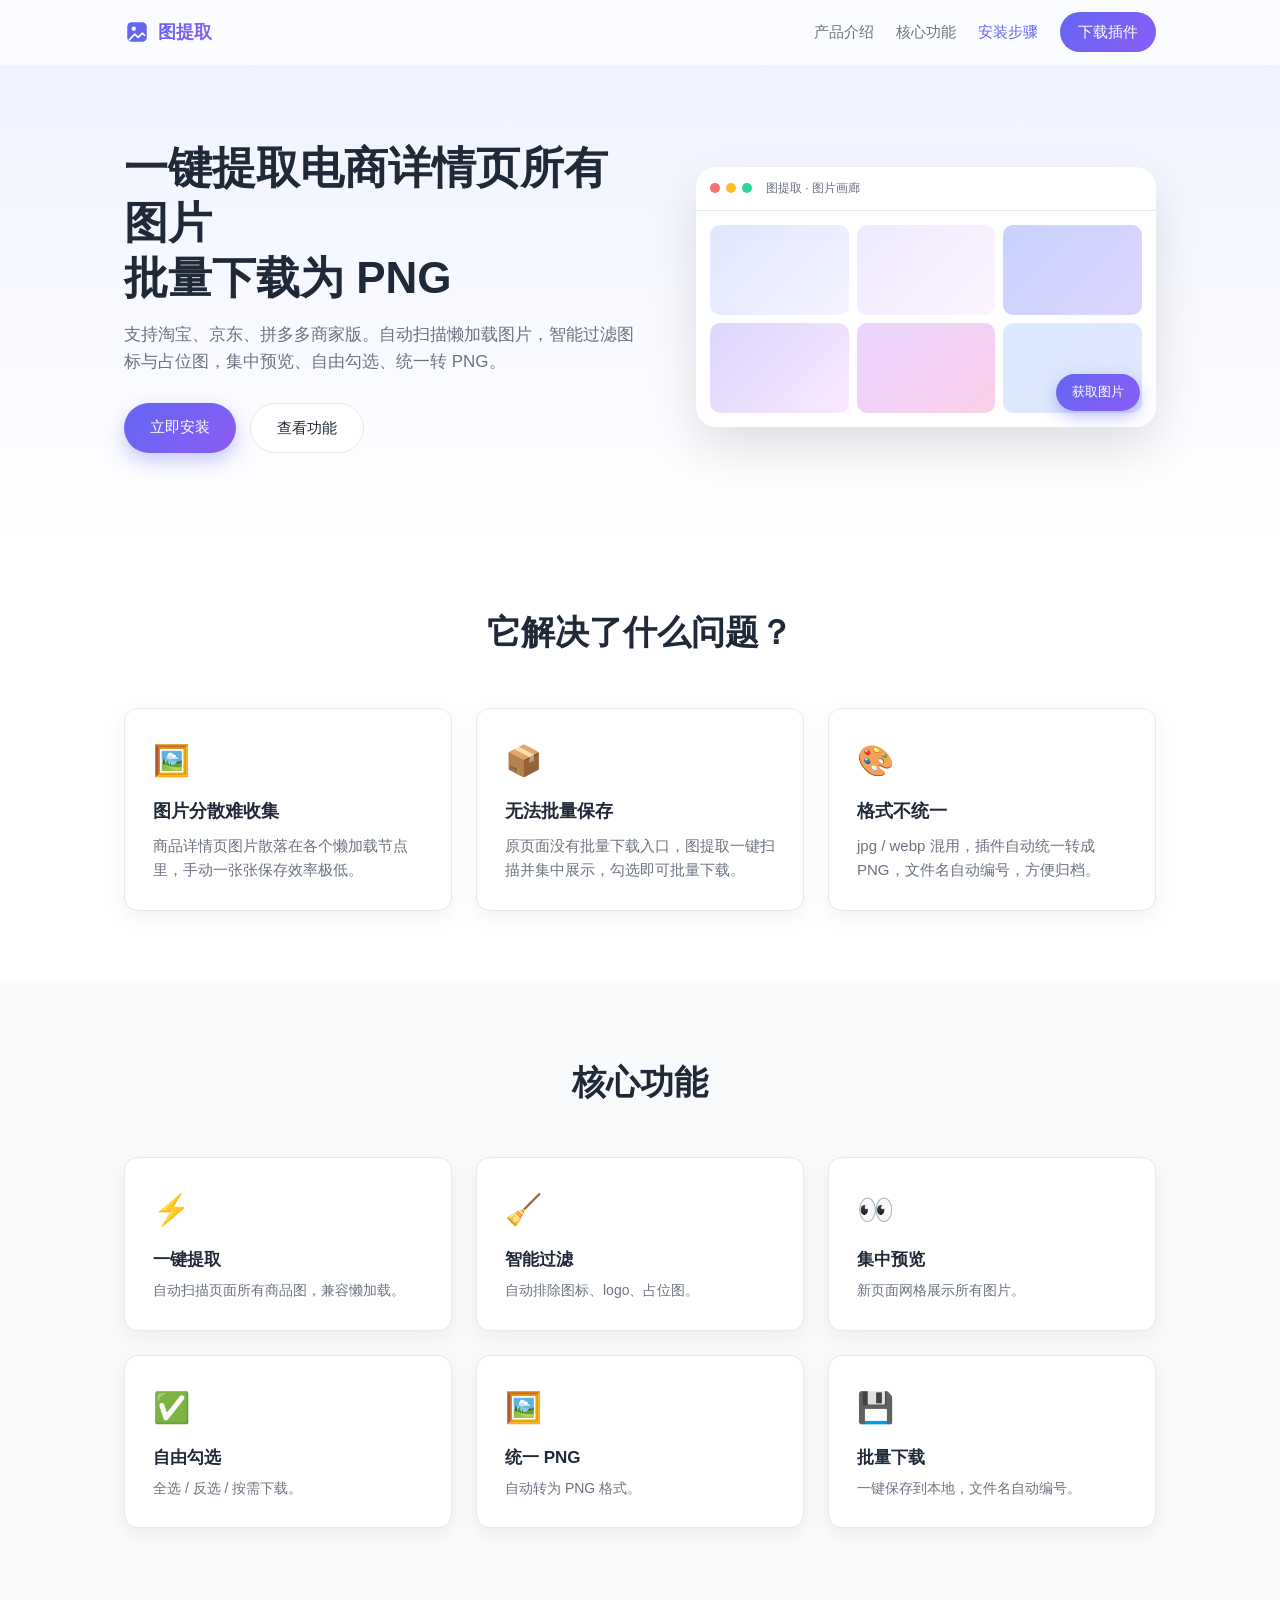
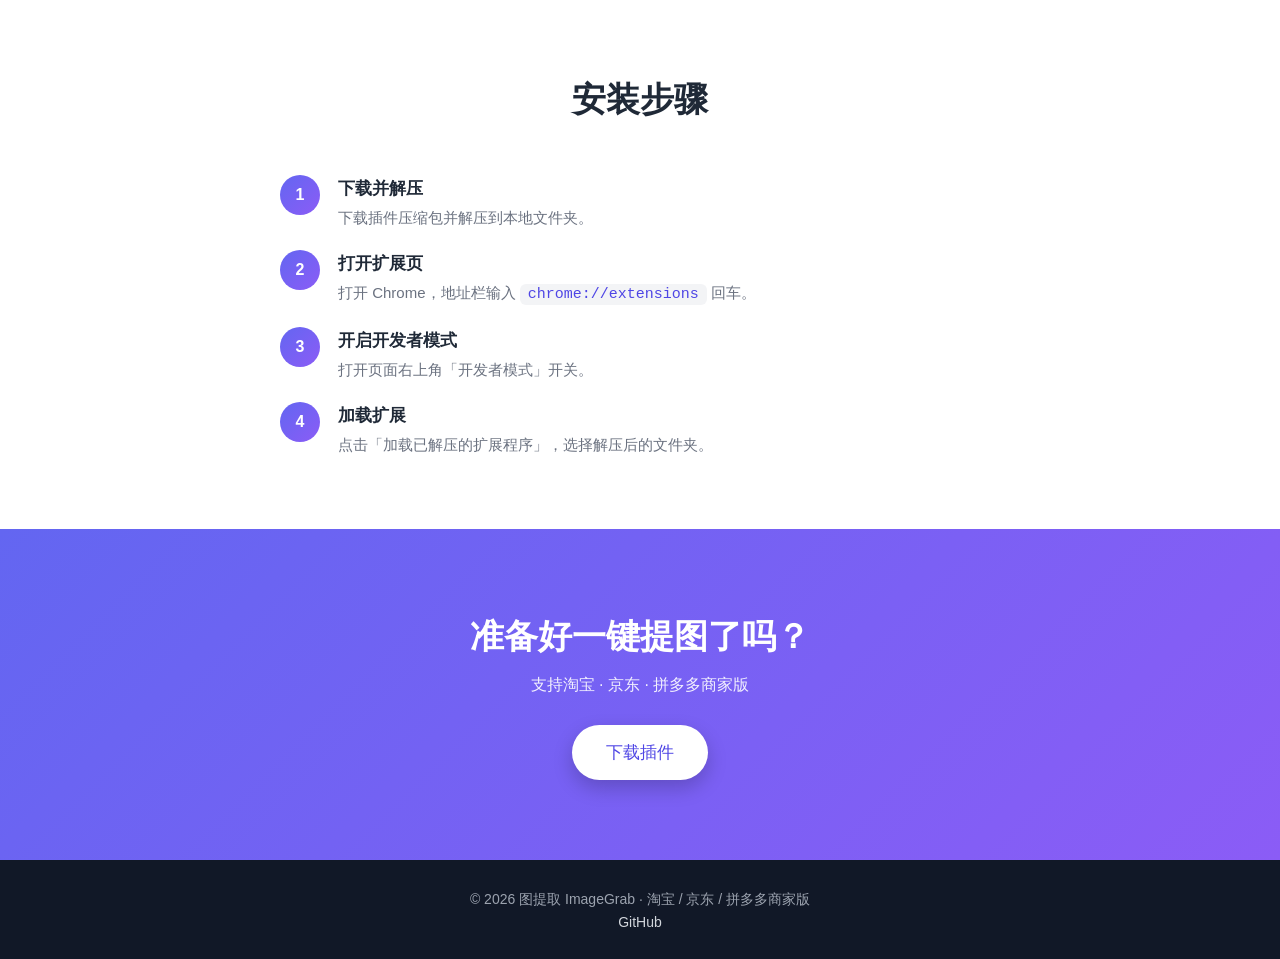
<file: docs/index.html>
<!DOCTYPE html>
<html lang="zh-CN">
<head>
  <meta charset="UTF-8" />
  <meta name="viewport" content="width=device-width, initial-scale=1.0" />
  <title>图提取 ImageGrab · 电商图片下载插件</title>
  <meta name="description" content="一键提取淘宝、京东、拼多多商家版详情页所有商品图片，批量下载为 PNG。" />
  <link rel="stylesheet" href="css/style.css" />
</head>
<body>
  <!-- 顶部导航栏 -->
  <header class="navbar" id="navbar">
    <div class="container nav-inner">
      <a class="logo" href="#home">
        <svg width="26" height="26" viewBox="0 0 24 24" fill="none" aria-hidden="true">
          <rect x="3" y="3" width="18" height="18" rx="4" fill="url(#lg)"/>
          <circle cx="9" cy="9" r="2" fill="#fff"/>
          <path d="M5 19l5-5 3 3 4-4 2 2" stroke="#fff" stroke-width="1.6" stroke-linecap="round" stroke-linejoin="round"/>
          <defs>
            <linearGradient id="lg" x1="0" y1="0" x2="24" y2="24">
              <stop stop-color="#6366f1"/><stop offset="1" stop-color="#8b5cf6"/>
            </linearGradient>
          </defs>
        </svg>
        <span>图提取</span>
      </a>
      <nav class="nav-links" id="nav-links">
        <a href="#intro" class="nav-link">产品介绍</a>
        <a href="#features" class="nav-link">核心功能</a>
        <a href="#install" class="nav-link">安装步骤</a>
        <a href="#download" class="nav-link nav-cta">下载插件</a>
      </nav>
      <button class="hamburger" id="hamburger" aria-label="菜单">
        <span></span><span></span><span></span>
      </button>
    </div>
  </header>

  <main>
    <!-- Hero 首屏 -->
    <section class="hero" id="home">
      <div class="container hero-inner">
        <div class="hero-text">
          <h1>一键提取电商详情页所有图片<br />批量下载为 PNG</h1>
          <p class="subtitle">支持淘宝、京东、拼多多商家版。自动扫描懒加载图片，智能过滤图标与占位图，集中预览、自由勾选、统一转 PNG。</p>
          <div class="hero-btns">
            <a href="#download" class="btn btn-primary">立即安装</a>
            <a href="#features" class="btn btn-ghost">查看功能</a>
          </div>
        </div>
        <!-- 用纯 CSS 模拟插件按钮 + 图片画廊界面 -->
        <div class="hero-mock" aria-hidden="true">
          <div class="mock-bar">
            <span class="dot"></span><span class="dot"></span><span class="dot"></span>
            <span class="mock-title">图提取 · 图片画廊</span>
          </div>
          <div class="mock-grid">
            <div class="mock-cell c1"></div><div class="mock-cell c2"></div><div class="mock-cell c3"></div>
            <div class="mock-cell c4"></div><div class="mock-cell c5"></div><div class="mock-cell c6"></div>
          </div>
          <div class="mock-float-btn">获取图片</div>
        </div>
      </div>
    </section>

    <!-- 产品介绍 -->
    <section class="section" id="intro">
      <div class="container">
        <h2 class="section-title">它解决了什么问题？</h2>
        <div class="intro-cards">
          <div class="intro-card">
            <div class="icon">🖼️</div>
            <h3>图片分散难收集</h3>
            <p>商品详情页图片散落在各个懒加载节点里，手动一张张保存效率极低。</p>
          </div>
          <div class="intro-card">
            <div class="icon">📦</div>
            <h3>无法批量保存</h3>
            <p>原页面没有批量下载入口，图提取一键扫描并集中展示，勾选即可批量下载。</p>
          </div>
          <div class="intro-card">
            <div class="icon">🎨</div>
            <h3>格式不统一</h3>
            <p>jpg / webp 混用，插件自动统一转成 PNG，文件名自动编号，方便归档。</p>
          </div>
        </div>
      </div>
    </section>

    <!-- 核心功能 -->
    <section class="section section-alt" id="features">
      <div class="container">
        <h2 class="section-title">核心功能</h2>
        <div class="feature-grid">
          <div class="feature-card"><div class="icon">⚡</div><h3>一键提取</h3><p>自动扫描页面所有商品图，兼容懒加载。</p></div>
          <div class="feature-card"><div class="icon">🧹</div><h3>智能过滤</h3><p>自动排除图标、logo、占位图。</p></div>
          <div class="feature-card"><div class="icon">👀</div><h3>集中预览</h3><p>新页面网格展示所有图片。</p></div>
          <div class="feature-card"><div class="icon">✅</div><h3>自由勾选</h3><p>全选 / 反选 / 按需下载。</p></div>
          <div class="feature-card"><div class="icon">🖼️</div><h3>统一 PNG</h3><p>自动转为 PNG 格式。</p></div>
          <div class="feature-card"><div class="icon">💾</div><h3>批量下载</h3><p>一键保存到本地，文件名自动编号。</p></div>
        </div>
      </div>
    </section>

    <!-- 安装步骤 -->
    <section class="section" id="install">
      <div class="container">
        <h2 class="section-title">安装步骤</h2>
        <div class="steps">
          <div class="step"><div class="step-num">1</div><div class="step-body"><h3>下载并解压</h3><p>下载插件压缩包并解压到本地文件夹。</p></div></div>
          <div class="step"><div class="step-num">2</div><div class="step-body"><h3>打开扩展页</h3><p>打开 Chrome，地址栏输入 <code>chrome://extensions</code> 回车。</p></div></div>
          <div class="step"><div class="step-num">3</div><div class="step-body"><h3>开启开发者模式</h3><p>打开页面右上角「开发者模式」开关。</p></div></div>
          <div class="step"><div class="step-num">4</div><div class="step-body"><h3>加载扩展</h3><p>点击「加载已解压的扩展程序」，选择解压后的文件夹。</p></div></div>
        </div>
      </div>
    </section>

    <!-- CTA -->
    <section class="cta" id="download">
      <div class="container">
        <h2>准备好一键提图了吗？</h2>
        <p>支持淘宝 · 京东 · 拼多多商家版</p>
        <a href="https://github.com/" class="btn btn-primary btn-lg" target="_blank" rel="noopener">下载插件</a>
      </div>
    </section>
  </main>

  <footer class="footer">
    <div class="container">
      <p>© 2026 图提取 ImageGrab · 淘宝 / 京东 / 拼多多商家版</p>
      <p><a href="https://github.com/" target="_blank" rel="noopener">GitHub</a></p>
    </div>
  </footer>

  <script src="js/main.js"></script>
</body>
</html>
</file>
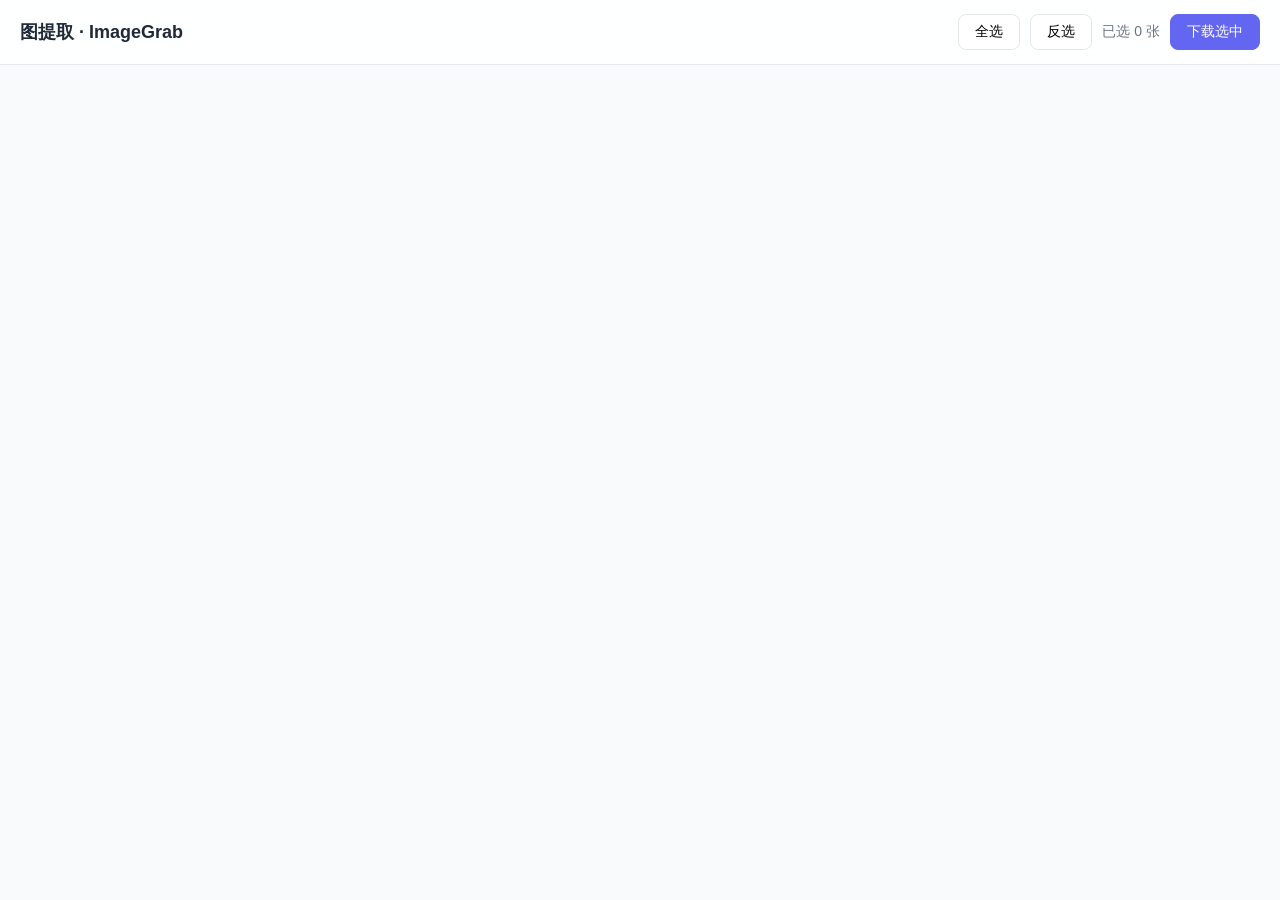
<file: gallery.html>
<!DOCTYPE html>
<html lang="zh-CN">
<head>
  <meta charset="UTF-8" />
  <meta name="viewport" content="width=device-width, initial-scale=1.0" />
  <title>图提取 · 图片画廊</title>
  <link rel="stylesheet" href="gallery.css" />
</head>
<body>
  <header class="toolbar">
    <h1>图提取 · ImageGrab</h1>
    <div class="actions">
      <button id="select-all" class="btn">全选</button>
      <button id="select-none" class="btn">反选</button>
      <span id="count" class="count">已选 0 张</span>
      <button id="download" class="btn primary">下载选中</button>
    </div>
    <div id="progress" class="progress" hidden></div>
  </header>

  <main id="grid" class="grid"></main>

  <div id="empty" class="empty" hidden>没有提取到图片</div>

  <script src="gallery.js"></script>
</body>
</html>
</file>
<file: docs/css/style.css>
/* style.css —— 官网全站样式，颜色/间距/圆角统一用 CSS 变量管理 */
:root {
  --primary: #6366f1;
  --primary-dark: #4f46e5;
  --accent: #8b5cf6;
  --text: #1f2937;
  --muted: #6b7280;
  --border: #e5e7eb;
  --bg: #ffffff;
  --bg-alt: #f9fafb;
  --radius: 14px;
  --shadow: 0 6px 20px rgba(0, 0, 0, 0.06);
  --transition: 0.25s ease;
}

* { box-sizing: border-box; margin: 0; padding: 0; }

body {
  font-family: -apple-system, "PingFang SC", "Microsoft YaHei", sans-serif;
  color: var(--text);
  line-height: 1.6;
}

.container { max-width: 1080px; margin: 0 auto; padding: 0 24px; }

a { color: inherit; text-decoration: none; }

/* ---------- 导航栏 ---------- */
.navbar {
  position: fixed;
  top: 0;
  left: 0;
  right: 0;
  z-index: 100;
  background: rgba(255, 255, 255, 0.75);
  backdrop-filter: blur(12px);
  border-bottom: 1px solid transparent;
  transition: border-color var(--transition), box-shadow var(--transition);
}
.navbar.scrolled { border-bottom-color: var(--border); box-shadow: 0 4px 16px rgba(0, 0, 0, 0.05); }

.nav-inner { display: flex; align-items: center; height: 64px; gap: 24px; }

.logo { display: flex; align-items: center; gap: 8px; font-weight: 700; font-size: 18px; }
.logo span { background: linear-gradient(135deg, var(--primary), var(--accent)); -webkit-background-clip: text; background-clip: text; color: transparent; }

.nav-links { display: flex; align-items: center; gap: 22px; margin-left: auto; }
.nav-link { font-size: 15px; color: var(--muted); transition: color var(--transition); }
.nav-link:hover, .nav-link.active { color: var(--primary); }
.nav-cta {
  padding: 8px 18px;
  background: linear-gradient(135deg, var(--primary), var(--accent));
  color: #fff !important;
  border-radius: 999px;
}

.hamburger { display: none; flex-direction: column; gap: 5px; background: none; border: none; cursor: pointer; padding: 8px; }
.hamburger span { width: 22px; height: 2px; background: var(--text); border-radius: 2px; transition: var(--transition); }

/* ---------- Hero ---------- */
.hero { padding: 140px 0 80px; background: linear-gradient(180deg, #eef2ff, #ffffff); }
.hero-inner { display: flex; align-items: center; gap: 48px; }
.hero-text { flex: 1; }
.hero-text h1 { font-size: clamp(28px, 4vw, 44px); line-height: 1.25; margin-bottom: 16px; }
.subtitle { color: var(--muted); font-size: 17px; margin-bottom: 28px; }
.hero-btns { display: flex; gap: 14px; flex-wrap: wrap; }

.btn {
  display: inline-block;
  padding: 12px 26px;
  border-radius: 999px;
  font-size: 15px;
  cursor: pointer;
  transition: transform var(--transition), box-shadow var(--transition);
}
.btn-primary { background: linear-gradient(135deg, var(--primary), var(--accent)); color: #fff; box-shadow: 0 8px 20px rgba(99, 102, 241, 0.35); }
.btn-primary:hover { transform: translateY(-2px); box-shadow: 0 12px 28px rgba(99, 102, 241, 0.45); }
.btn-ghost { border: 1px solid var(--border); color: var(--text); background: #fff; }
.btn-ghost:hover { border-color: var(--primary); color: var(--primary); }
.btn-lg { padding: 14px 34px; font-size: 17px; }

/* Hero 示意图 */
.hero-mock { flex: 1; max-width: 460px; background: #fff; border-radius: 20px; box-shadow: 0 20px 50px rgba(0, 0, 0, 0.12); overflow: hidden; position: relative; }
.mock-bar { display: flex; align-items: center; gap: 6px; padding: 12px 14px; border-bottom: 1px solid var(--border); }
.dot { width: 10px; height: 10px; border-radius: 50%; background: #e5e7eb; }
.dot:nth-child(1) { background: #f87171; }
.dot:nth-child(2) { background: #fbbf24; }
.dot:nth-child(3) { background: #34d399; }
.mock-title { margin-left: 8px; font-size: 12px; color: var(--muted); }
.mock-grid { display: grid; grid-template-columns: repeat(3, 1fr); gap: 8px; padding: 14px; }
.mock-cell { height: 90px; border-radius: 10px; background: linear-gradient(135deg, #e0e7ff, #f5f3ff); }
.mock-cell.c2 { background: linear-gradient(135deg, #ede9fe, #fdf4ff); }
.mock-cell.c3 { background: linear-gradient(135deg, #c7d2fe, #ddd6fe); }
.mock-cell.c4 { background: linear-gradient(135deg, #ddd6fe, #fae8ff); }
.mock-cell.c5 { background: linear-gradient(135deg, #e9d5ff, #fbcfe8); }
.mock-cell.c6 { background: linear-gradient(135deg, #dbeafe, #e0e7ff); }
.mock-float-btn {
  position: absolute; right: 16px; bottom: 16px;
  padding: 8px 16px; border-radius: 999px;
  background: linear-gradient(135deg, var(--primary), var(--accent));
  color: #fff; font-size: 13px; box-shadow: 0 6px 16px rgba(99, 102, 241, 0.4);
}

/* ---------- 通用 section ---------- */
.section { padding: 72px 0; }
.section-alt { background: var(--bg-alt); }
.section-title { text-align: center; font-size: clamp(24px, 3vw, 34px); margin-bottom: 48px; }

/* 产品介绍 */
.intro-cards { display: grid; grid-template-columns: repeat(3, 1fr); gap: 24px; }
.intro-card { padding: 28px; background: #fff; border-radius: var(--radius); box-shadow: var(--shadow); border: 1px solid var(--border); }
.icon { font-size: 30px; margin-bottom: 12px; }
.intro-card h3 { font-size: 18px; margin-bottom: 8px; }
.intro-card p { color: var(--muted); font-size: 15px; }

/* 核心功能 */
.feature-grid { display: grid; grid-template-columns: repeat(3, 1fr); gap: 24px; }
.feature-card { padding: 28px; background: #fff; border-radius: var(--radius); box-shadow: var(--shadow); border: 1px solid var(--border); transition: transform var(--transition), box-shadow var(--transition); }
.feature-card:hover { transform: translateY(-5px); box-shadow: 0 14px 30px rgba(0, 0, 0, 0.1); }
.feature-card h3 { font-size: 17px; margin-bottom: 6px; }
.feature-card p { color: var(--muted); font-size: 14px; }

/* 安装步骤 */
.steps { max-width: 720px; margin: 0 auto; display: flex; flex-direction: column; gap: 20px; }
.step { display: flex; gap: 18px; align-items: flex-start; }
.step-num {
  flex: none; width: 40px; height: 40px; border-radius: 50%;
  background: linear-gradient(135deg, var(--primary), var(--accent));
  color: #fff; display: flex; align-items: center; justify-content: center; font-weight: 700;
}
.step-body h3 { font-size: 17px; margin-bottom: 4px; }
.step-body p { color: var(--muted); font-size: 15px; }
.step-body code { background: #f3f4f6; padding: 2px 8px; border-radius: 6px; color: var(--primary-dark); }

/* CTA */
.cta { padding: 80px 0; text-align: center; background: linear-gradient(135deg, var(--primary), var(--accent)); color: #fff; }
.cta h2 { font-size: clamp(24px, 3vw, 34px); margin-bottom: 8px; }
.cta p { opacity: 0.9; margin-bottom: 28px; }
.cta .btn-primary { background: #fff; color: var(--primary-dark); box-shadow: 0 8px 20px rgba(0, 0, 0, 0.2); }

/* Footer */
.footer { padding: 28px 0; background: #111827; color: #9ca3af; text-align: center; font-size: 14px; }
.footer a { color: #d1d5db; }
.footer a:hover { color: #fff; }

/* ---------- 滚动进入动画 ---------- */
.reveal { opacity: 0; transform: translateY(24px); transition: opacity 0.5s ease, transform 0.5s ease; }
.reveal.visible { opacity: 1; transform: translateY(0); }

/* ---------- 响应式 ---------- */
@media (max-width: 1023px) {
  .hero-inner { flex-direction: column; text-align: center; }
  .hero-btns { justify-content: center; }
  .hero-mock { width: 100%; }
  .intro-cards, .feature-grid { grid-template-columns: repeat(2, 1fr); }
}

@media (max-width: 767px) {
  .nav-links {
    position: absolute; top: 64px; left: 0; right: 0;
    flex-direction: column; background: #fff; padding: 16px 24px;
    border-bottom: 1px solid var(--border); box-shadow: 0 10px 24px rgba(0, 0, 0, 0.08);
    display: none;
  }
  .nav-links.open { display: flex; }
  .hamburger { display: flex; }
  .intro-cards, .feature-grid { grid-template-columns: 1fr; }
  .hero { padding: 110px 0 60px; }
}
</file>
<file: gallery.css>
/* gallery.css —— 画廊页面样式 */
:root {
  --primary: #6366f1;
  --primary-dark: #4f46e5;
  --text: #1f2937;
  --muted: #6b7280;
  --border: #e5e7eb;
  --bg: #f9fafb;
  --radius: 12px;
}

* { box-sizing: border-box; }

body {
  margin: 0;
  font-family: -apple-system, "PingFang SC", "Microsoft YaHei", sans-serif;
  background: var(--bg);
  color: var(--text);
}

/* 顶部工具栏 */
.toolbar {
  position: sticky;
  top: 0;
  z-index: 10;
  display: flex;
  align-items: center;
  flex-wrap: wrap;
  gap: 12px;
  padding: 14px 20px;
  background: rgba(255, 255, 255, 0.85);
  backdrop-filter: blur(10px);
  border-bottom: 1px solid var(--border);
}

.toolbar h1 {
  margin: 0;
  font-size: 18px;
  margin-right: auto;
}

.actions { display: flex; align-items: center; gap: 10px; }

.btn {
  padding: 8px 16px;
  border: 1px solid var(--border);
  background: #fff;
  border-radius: 8px;
  cursor: pointer;
  font-size: 14px;
  transition: all 0.2s;
}
.btn:hover { border-color: var(--primary); color: var(--primary); }

.btn.primary {
  background: var(--primary);
  border-color: var(--primary);
  color: #fff;
}
.btn.primary:hover { background: var(--primary-dark); }

.count { color: var(--muted); font-size: 14px; }

.progress { width: 100%; color: var(--primary); font-size: 14px; text-align: center; }

/* 网格 */
.grid {
  display: grid;
  grid-template-columns: repeat(auto-fill, minmax(200px, 1fr));
  gap: 16px;
  padding: 20px;
}

.card {
  position: relative;
  background: #fff;
  border: 1px solid var(--border);
  border-radius: var(--radius);
  overflow: hidden;
  transition: transform 0.2s, box-shadow 0.2s;
}
.card:hover { transform: translateY(-3px); box-shadow: 0 8px 20px rgba(0, 0, 0, 0.08); }

.card img {
  width: 100%;
  height: 200px;
  object-fit: contain;
  background: #f3f4f6;
  display: block;
}

.card .info {
  padding: 8px 10px;
  font-size: 12px;
  color: var(--muted);
  border-top: 1px solid var(--border);
  white-space: nowrap;
  overflow: hidden;
  text-overflow: ellipsis;
}

.card input[type="checkbox"] {
  position: absolute;
  top: 10px;
  left: 10px;
  width: 20px;
  height: 20px;
  cursor: pointer;
  accent-color: var(--primary);
}

.empty {
  text-align: center;
  padding: 60px;
  color: var(--muted);
  font-size: 16px;
}

/* 响应式：窄屏单列 */
@media (max-width: 640px) {
  .grid { grid-template-columns: 1fr 1fr; gap: 10px; padding: 10px; }
  .card img { height: 140px; }
}
</file>
